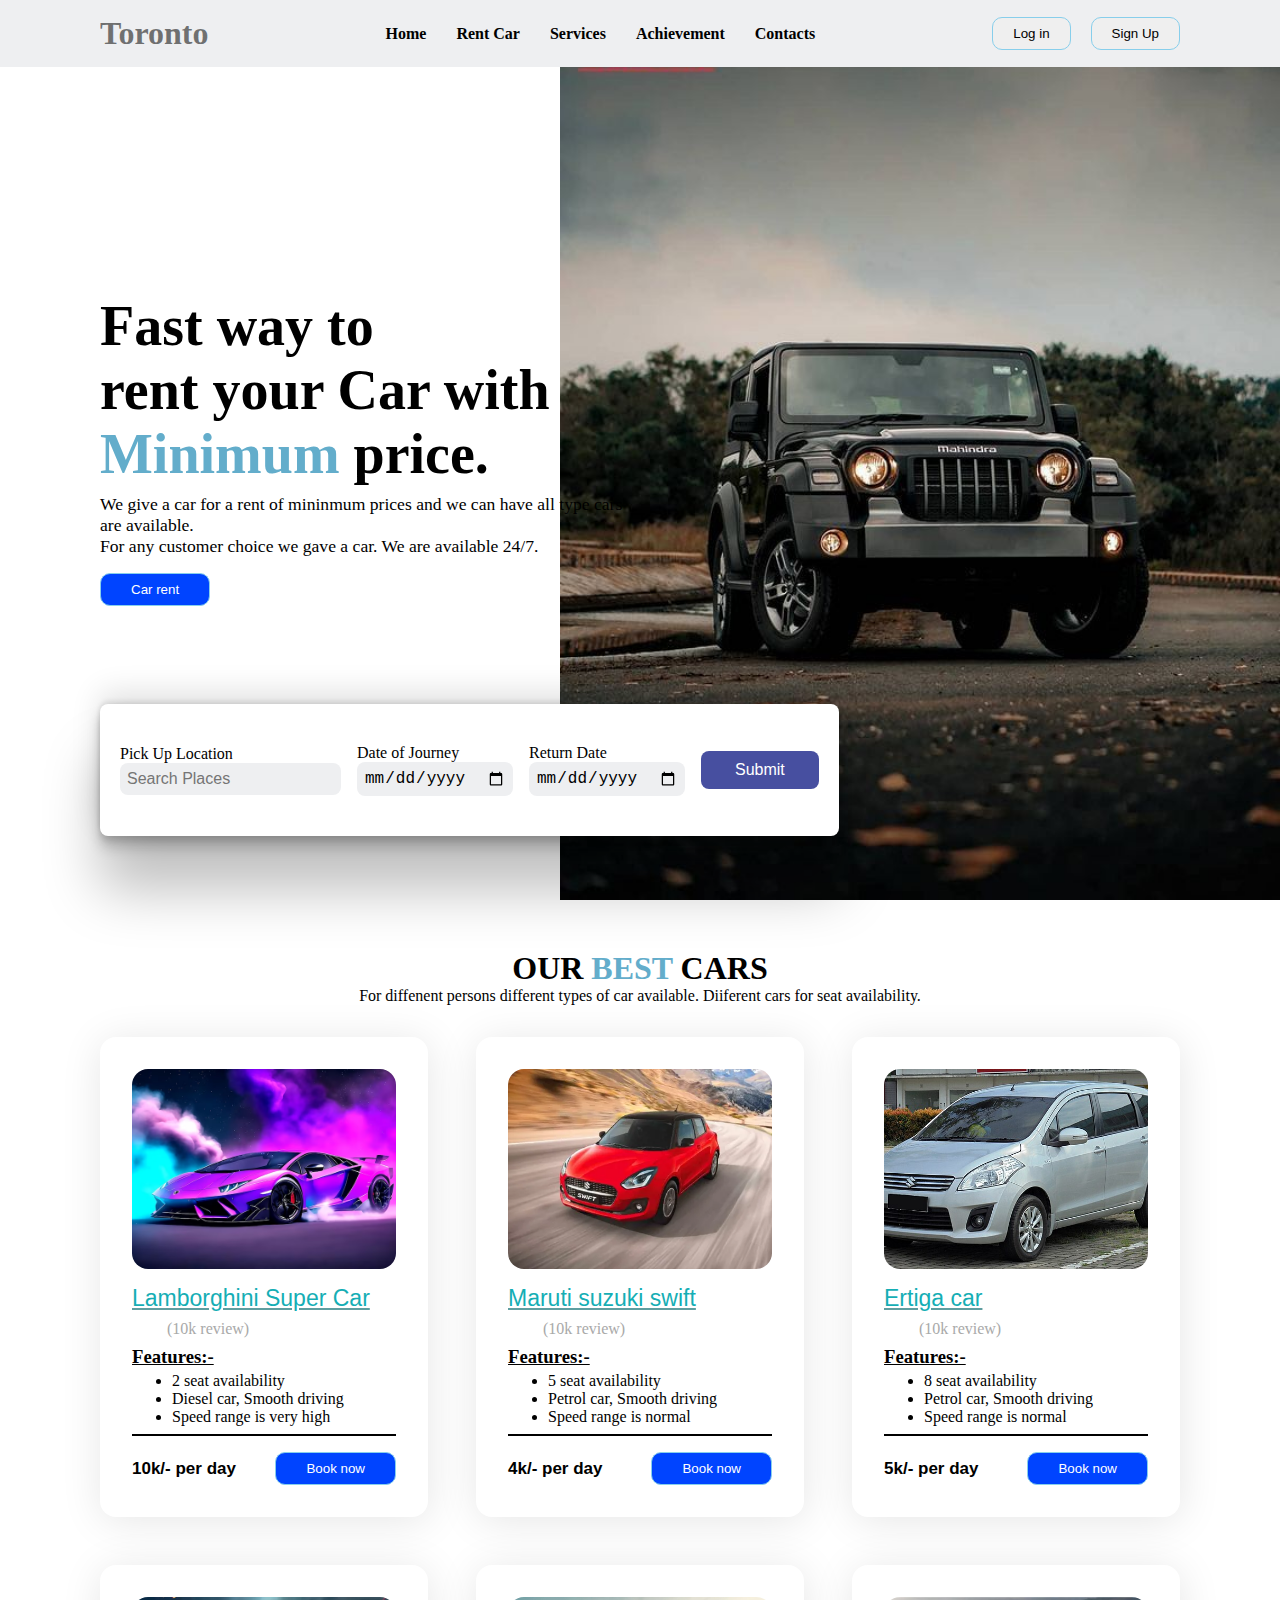
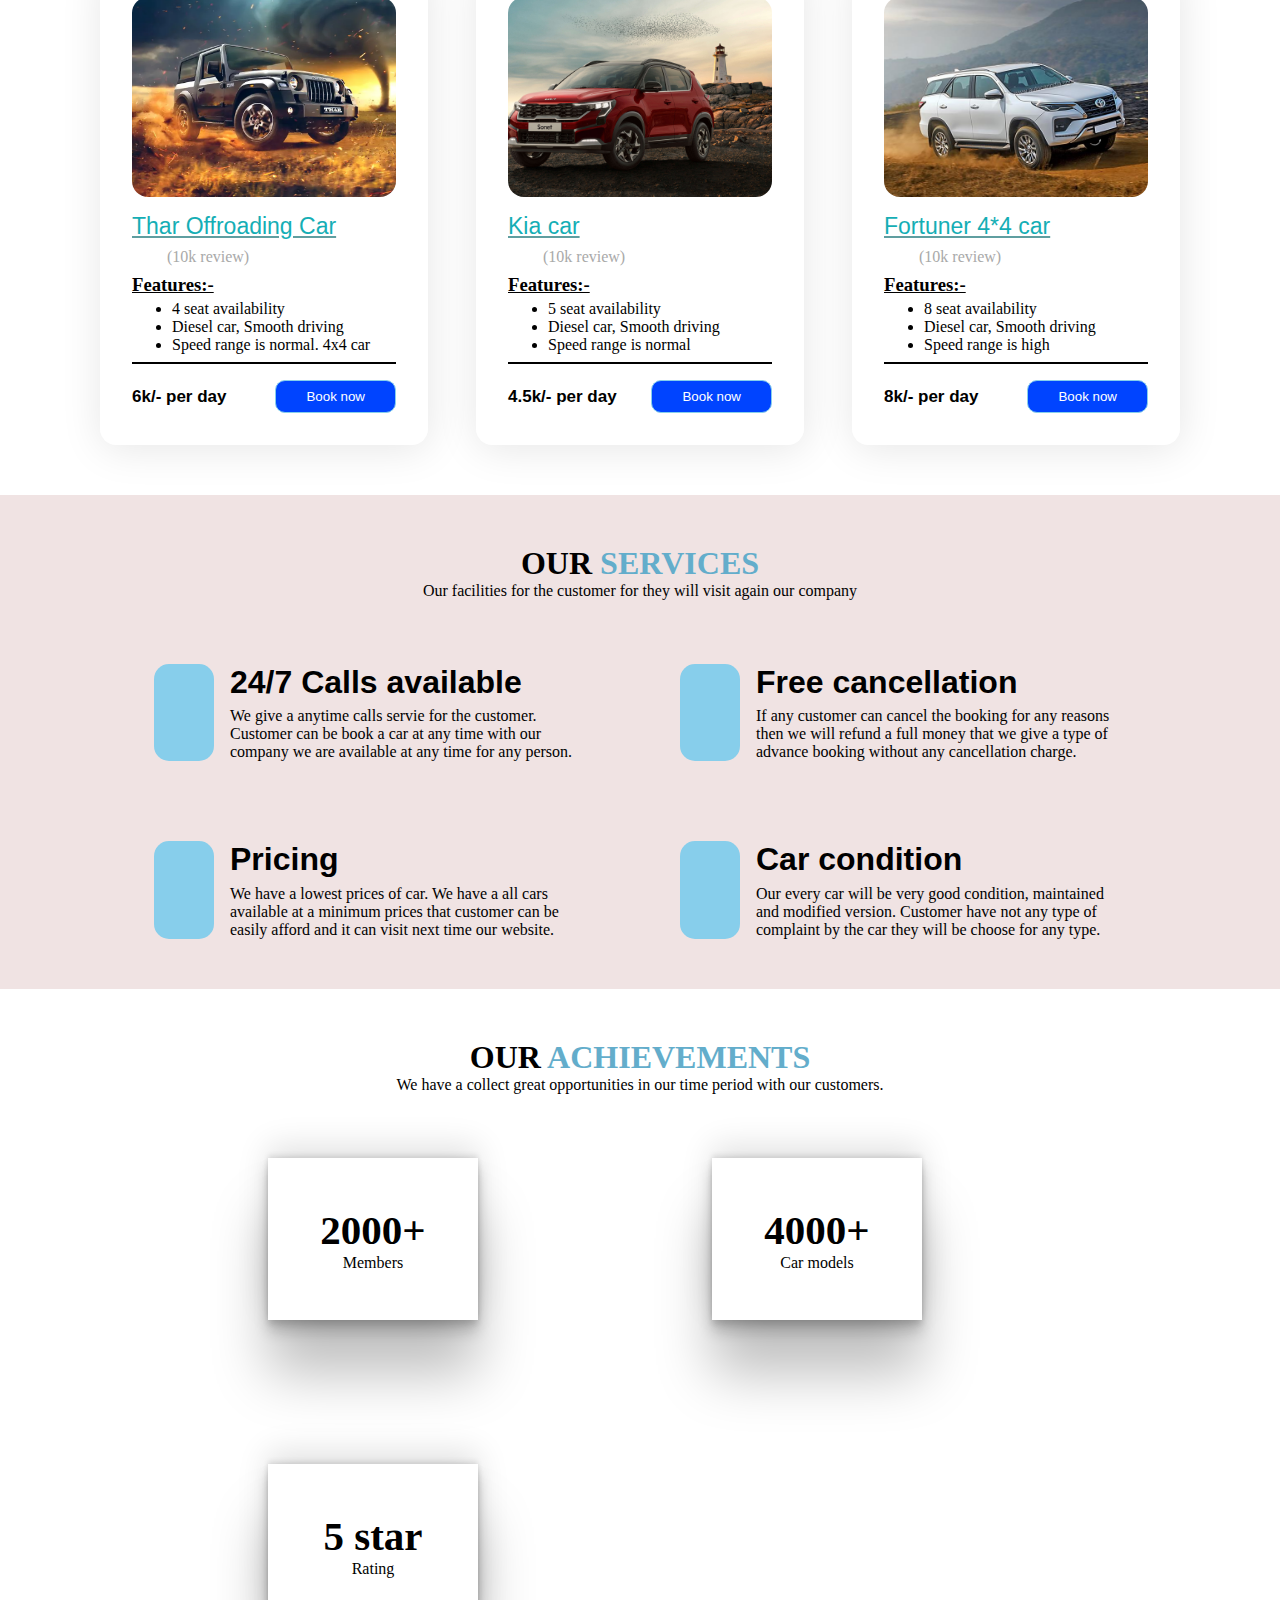
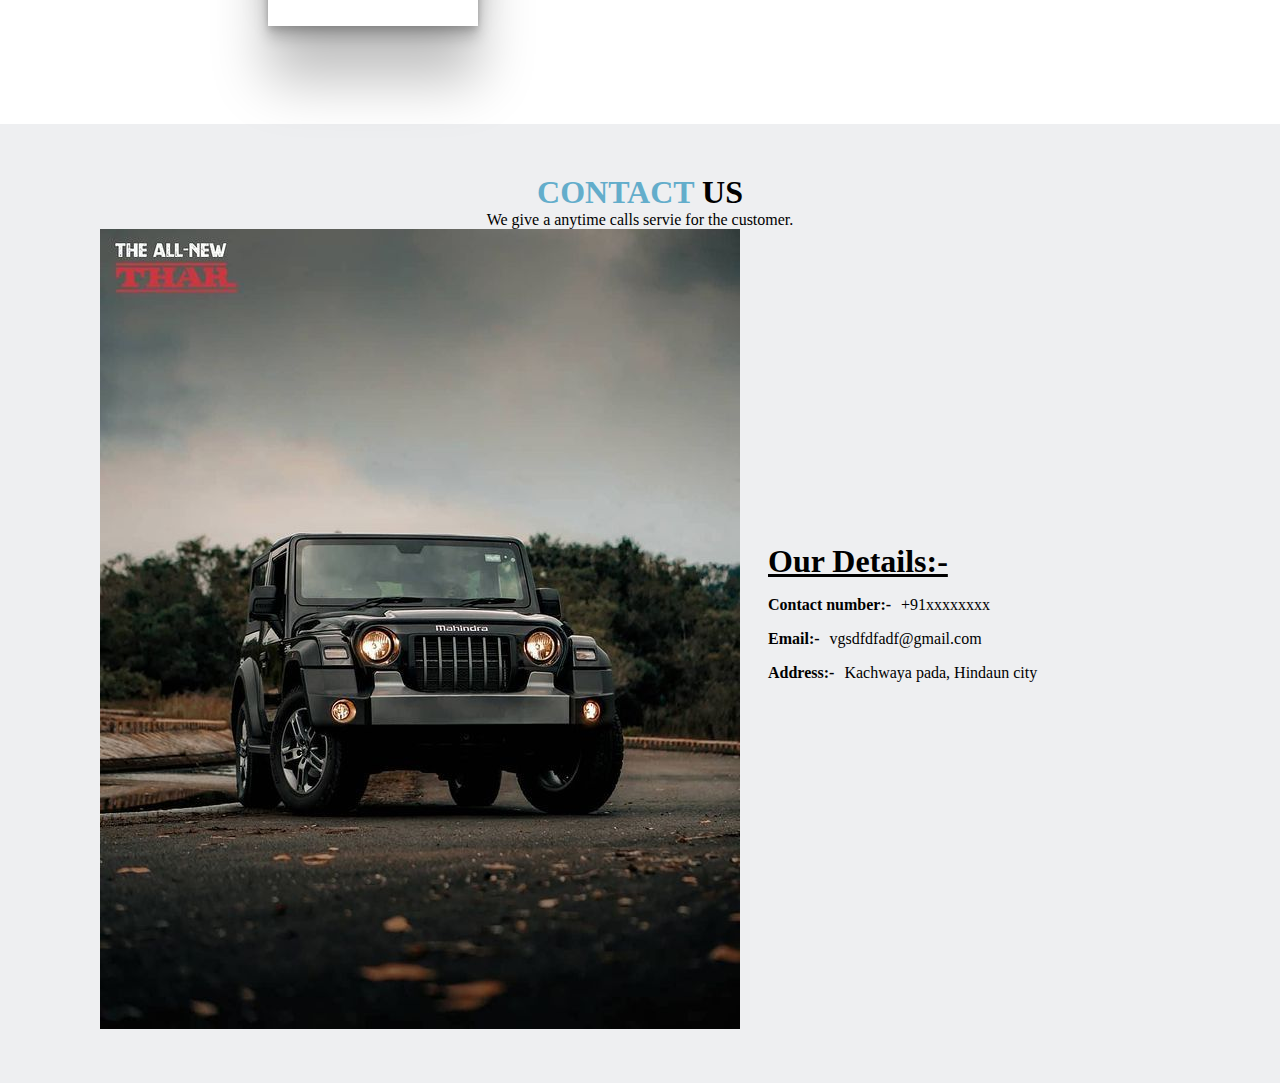
<file: landing-page/index.html>
<!DOCTYPE html>
<html lang="en">
<head>
    <meta charset="UTF-8">
    <meta name="viewport" content="width=device-width, initial-scale=1.0">
    <title>Landinga Page</title>
    <link rel="stylesheet" href="style.css">

    <link rel="stylesheet"
     href="https://cdn.jsdelivr.net/npm/boxicons@latest/css/boxicons.min.css">
     <link rel="stylesheet" href="https://cdnjs.cloudflare.com/ajax/libs/font-awesome/6.5.1/css/all.min.css"
     integrity="sha512-DTOQO9RWCH3ppGqcWaEA1BIZOC6xxalwEsw9c2QQeAIftl+Vegovlnee1c9QX4TctnWMn13TZye+giMm8e2LwA=="
      crossorigin="anonymous" referrerpolicy="no-referrer">
</head>
<body>
    <!-- Header -->
     <header>
        <p class="company">Toronto</p>
        <div class="bx bx-menu" id="menu-icon"></div>
            <ul class="navbar">
                <li><a href="#home">Home</a></li>
                <li><a href="#rent">Rent Car</a></li>
                <li><a href="#services">Services</a></li>
                <li><a href="#achieve">Achievement</a></li>
                <li><a href="#contacts">Contacts</a></li>
            </ul>
            <div class="buttons">
                <button class="log">Log in</button>
                <button class="log sign">Sign Up</button>
            </div>
     </header>

     <!-- Home -->
     <section class="home" id="home">
        <div class="text">
            <h1>Fast way to<br> rent your Car with <span style="color: rgb(99, 173, 203);">Minimum</span> price.</h1>
            <p>We give a car for a rent of mininmum prices and we can have all type cars are available.<br>
                For any customer choice we gave a car. We are available 24/7.
            </p>
            <button class="logs">Car rent</button>
        </div> 

        <div class="form-container">
            <form action="">
                <div class="input-box">
                    <span>Pick Up Location</span>
                    <input type="search" placeholder="Search Places">
                </div>

                <div class="input-box">
                    <span>Date of Journey</span>
                    <input type="date">
                </div>

                <div class="input-box">
                    <span>Return Date</span>
                    <input type="date">
                </div>
                <input type="submit" value="Submit" class="btn">
            </form>
        </div>
     </section>

     <!-- Rent Cars -->
     <section class="rent" id="rent">
        <div class="heading">
            <h1 class="best">Our <span style="color: rgb(99, 173, 203);">best</span> Cars</h1>
            <p class="persons">For diffenent persons different types of car available. Diiferent cars for seat availability.</p>
        </div>

        <div class="service-container">
            <div class="box">
                <div class="box-img">
                    <img src="images/lambo.avif" alt="">
                </div>
                <h4>Lamborghini Super Car</h4>
                        <div class="star">
                            <i class="fa-solid fa-star"></i>
                            <i class="fa-solid fa-star"></i>
                            <i class="fa-solid fa-star"></i>
                            <i class="fa-solid fa-star"></i>
                            <i class="fa-solid fa-star-half-stroke"></i>
                            <p style="color: darkgray; margin-left: 10px;">(10k review)</p>
                        </div>
                        <div class="feature">
                            <h3>Features:-</h3>
                            <ul class="rare">
                                <li>2 seat availability</li>
                                <li>Diesel car, Smooth driving</li>
                                <li>Speed range is very high</li>
                            </ul>
                        </div>
                        <hr style="height: 0px; width: 100%; border: 1px solid black;" />
                        <div class="price">
                            <p>10k/- per day</p>
                            <button class="logs">Book now</button>
                        </div>
            </div>

            <div class="box">
                <div class="box-img">
                    <img src="images/maruti.webp" alt="">
                </div>
                <h4>Maruti suzuki swift</h4>
                <div class="star">
                    <i class="fa-solid fa-star"></i>
                    <i class="fa-solid fa-star"></i>
                    <i class="fa-solid fa-star"></i>
                    <i class="fa-solid fa-star"></i>
                    <i class="fa-solid fa-star-half-stroke"></i>
                    <p style="color: darkgray; margin-left: 10px;">(10k review)</p>
                </div>
                <div class="feature">
                    <h3>Features:-</h3>
                    <ul class="rare">
                        <li>5 seat availability</li>
                        <li>Petrol car, Smooth driving</li>
                        <li>Speed range is normal</li>
                    </ul>
                </div>
                <hr style="height: 0px; width: 100%; border: 1px solid black;" />
                <div class="price">
                    <p>4k/- per day</p>
                    <button class="logs">Book now</button>
                </div>
            </div>

            <div class="box">
                <div class="box-img">
                    <img src="images/ertiga.jpg" alt="">
                </div>
                <h4>Ertiga car</h4>
                <div class="star">
                    <i class="fa-solid fa-star"></i>
                    <i class="fa-solid fa-star"></i>
                    <i class="fa-solid fa-star"></i>
                    <i class="fa-solid fa-star"></i>
                    <i class="fa-solid fa-star-half-stroke"></i>
                    <p style="color: darkgray; margin-left: 10px;">(10k review)</p>
                </div>
                <div class="feature">
                    <h3>Features:-</h3>
                    <ul class="rare">
                        <li>8 seat availability</li>
                        <li>Petrol car, Smooth driving</li>
                        <li>Speed range is normal</li>
                    </ul>
                </div>
                <hr style="height: 0px; width: 100%; border: 1px solid black;" />
                <div class="price">
                    <p>5k/- per day</p>
                    <button class="logs">Book now</button>
                </div>
            </div>

            <div class="box">
                <div class="box-img">
                    <img src="images/thar.webp" alt="">
                </div>
                <h4>Thar Offroading Car</h4>
                <div class="star">
                    <i class="fa-solid fa-star"></i>
                    <i class="fa-solid fa-star"></i>
                    <i class="fa-solid fa-star"></i>
                    <i class="fa-solid fa-star"></i>
                    <i class="fa-solid fa-star-half-stroke"></i>
                    <p style="color: darkgray; margin-left: 10px;">(10k review)</p>
                </div>
                <div class="feature">
                    <h3>Features:-</h3>
                    <ul class="rare">
                        <li>4 seat availability</li>
                        <li>Diesel car, Smooth driving</li>
                        <li>Speed range is normal. 4x4 car</li>
                    </ul>
                </div>
                <hr style="height: 0px; width: 100%; border: 1px solid black;" />
                <div class="price">
                    <p>6k/- per day</p>
                    <button class="logs">Book now</button>
                </div>
            </div>

            <div class="box">
                <div class="box-img">
                    <img src="images/kia.jpg" alt="">
                </div>
                <h4>Kia car</h4>
                <div class="star">
                    <i class="fa-solid fa-star"></i>
                    <i class="fa-solid fa-star"></i>
                    <i class="fa-solid fa-star"></i>
                    <i class="fa-solid fa-star"></i>
                    <i class="fa-solid fa-star-half-stroke"></i>
                    <p style="color: darkgray; margin-left: 10px;">(10k review)</p>
                </div>
                <div class="feature">
                    <h3>Features:-</h3>
                    <ul class="rare">
                        <li>5 seat availability</li>
                        <li>Diesel car, Smooth driving</li>
                        <li>Speed range is normal</li>
                    </ul>
                </div>
                <hr style="height: 0px; width: 100%; border: 1px solid black;" />
                <div class="price">
                    <p>4.5k/- per day</p>
                    <button class="logs">Book now</button>
                </div>
            </div>

            <div class="box">
                <div class="box-img">
                    <img src="images/fortuner.jpg" alt="">
                </div>
                <h4>Fortuner 4*4 car</h4>
                <div class="star">
                    <i class="fa-solid fa-star"></i>
                    <i class="fa-solid fa-star"></i>
                    <i class="fa-solid fa-star"></i>
                    <i class="fa-solid fa-star"></i>
                    <i class="fa-solid fa-star-half-stroke"></i>
                    <p style="color: darkgray; margin-left: 10px;">(10k review)</p>
                </div>
                <div class="feature">
                    <h3>Features:-</h3>
                    <ul class="rare">
                        <li>8 seat availability</li>
                        <li>Diesel car, Smooth driving</li>
                        <li>Speed range is high</li>
                    </ul>
                </div>
                <hr style="height: 0px; width: 100%; border: 1px solid black;" />
                <div class="price">
                    <p>8k/- per day</p>
                    <button class="logs">Book now</button>
                </div>
            </div>

        </div>
     </section>

     <!-- Services -->
      <section class="services" id="services">
        <div class="heading">
            <h1>Our <span style="color: rgb(99, 173, 203);">Services</span></h1>
            <p>Our facilities for the customer for they will visit again our company</p>
        </div>

        <div class="service-facility">

            <div class="calls">
                <i class="fa-solid fa-phone-volume"></i>
                <div class="support">
                    <h1>24/7 Calls available</h1>
                    <p>We give a anytime calls servie for the customer. Customer can be book a car at any time with our company
                     we are available at any time for any person.</p>
                </div>
            </div>

            <div class="calls">
                <i class="fa-solid fa-xmark"></i>
                <div class="support">
                    <h1>Free cancellation</h1>
                    <p>If any customer can cancel the booking for any reasons then we will refund a full money that we give a
                     type of advance booking without any cancellation charge.</p>
                </div>
            </div>

            <div class="calls">
                <i class="fa-solid fa-flag"></i>
                <div class="support">
                    <h1>Pricing</h1>
                    <p>We have a lowest prices of car. We have a all cars available at a minimum prices that customer can be easily afford
                     and it can visit next time our website.</p>
                </div>
            </div>

            <div class="calls">
                <i class="fa-solid fa-car"></i>
                <div class="support">
                    <h1>Car condition</h1>
                    <p>Our every car will be very good condition, maintained and modified version. Customer have not any type of complaint by the car
                     they will be choose for any type.</p>
                </div>
            </div>

        </div>

      </section>

      <!-- Achievements -->
       <section class="achieve" id="achieve">

        <div class="heading">
            <h1>Our <span style="color: rgb(99, 173, 203);">Achievements</span></h1>
            <p>We have a collect great opportunities in our time period with our customers.</p>
        </div>

        <div class="boxes">
            <div class="boxes1">
                <p class="txt1">2000+</p>
                <p class="access">Members</p>
            </div>
            <div class="boxes2">
                <p class="txt1">4000+</p>
                <p class="access">Car models</p>
            </div>
            <div class="boxes3">
                <p class="txt1">5 star</p>
                <p class="access">Rating</p>
            </div>
        </div>

       </section>

       <!-- Contacts -->
       <section class="contacts" id="contacts">
        <div class="heading">
            <h1><span style="color: rgb(99, 173, 203);">Contact</span> Us</h1>
            <p>We give a anytime calls servie for the customer.</p>
        </div>

        <div class="contact-container">
            <div class="img-container">
                <img src="./images/race.jpg" alt="">
            </div>

            <div class="contact-text-2">

                    <h1 style="text-decoration: underline;">Our Details:-</h1>
                    <div class="mail">
                         <label>Contact number:- </label>
                         <p>+91xxxxxxxx</p>
                    </div>

                    <div class="mail">
                        <label>Email:- </label>
                        <p>vgsdfdfadf@gmail.com</p>
                    </div>
                    <div class="mail">
                        <label>Address:- </label>
                        <p>Kachwaya pada, Hindaun city</p>
                    </div>
                    <div class="logo">
                        <i class="fa-brands fa-facebook"></i>
                        <i class="fa-brands fa-instagram"></i>
                        <i class="fa-brands fa-twitter"></i>
                    </div>

            </div>
        </div>
       </section>
    
    <script src="index.js"></script>
</body>
</html>
</file>
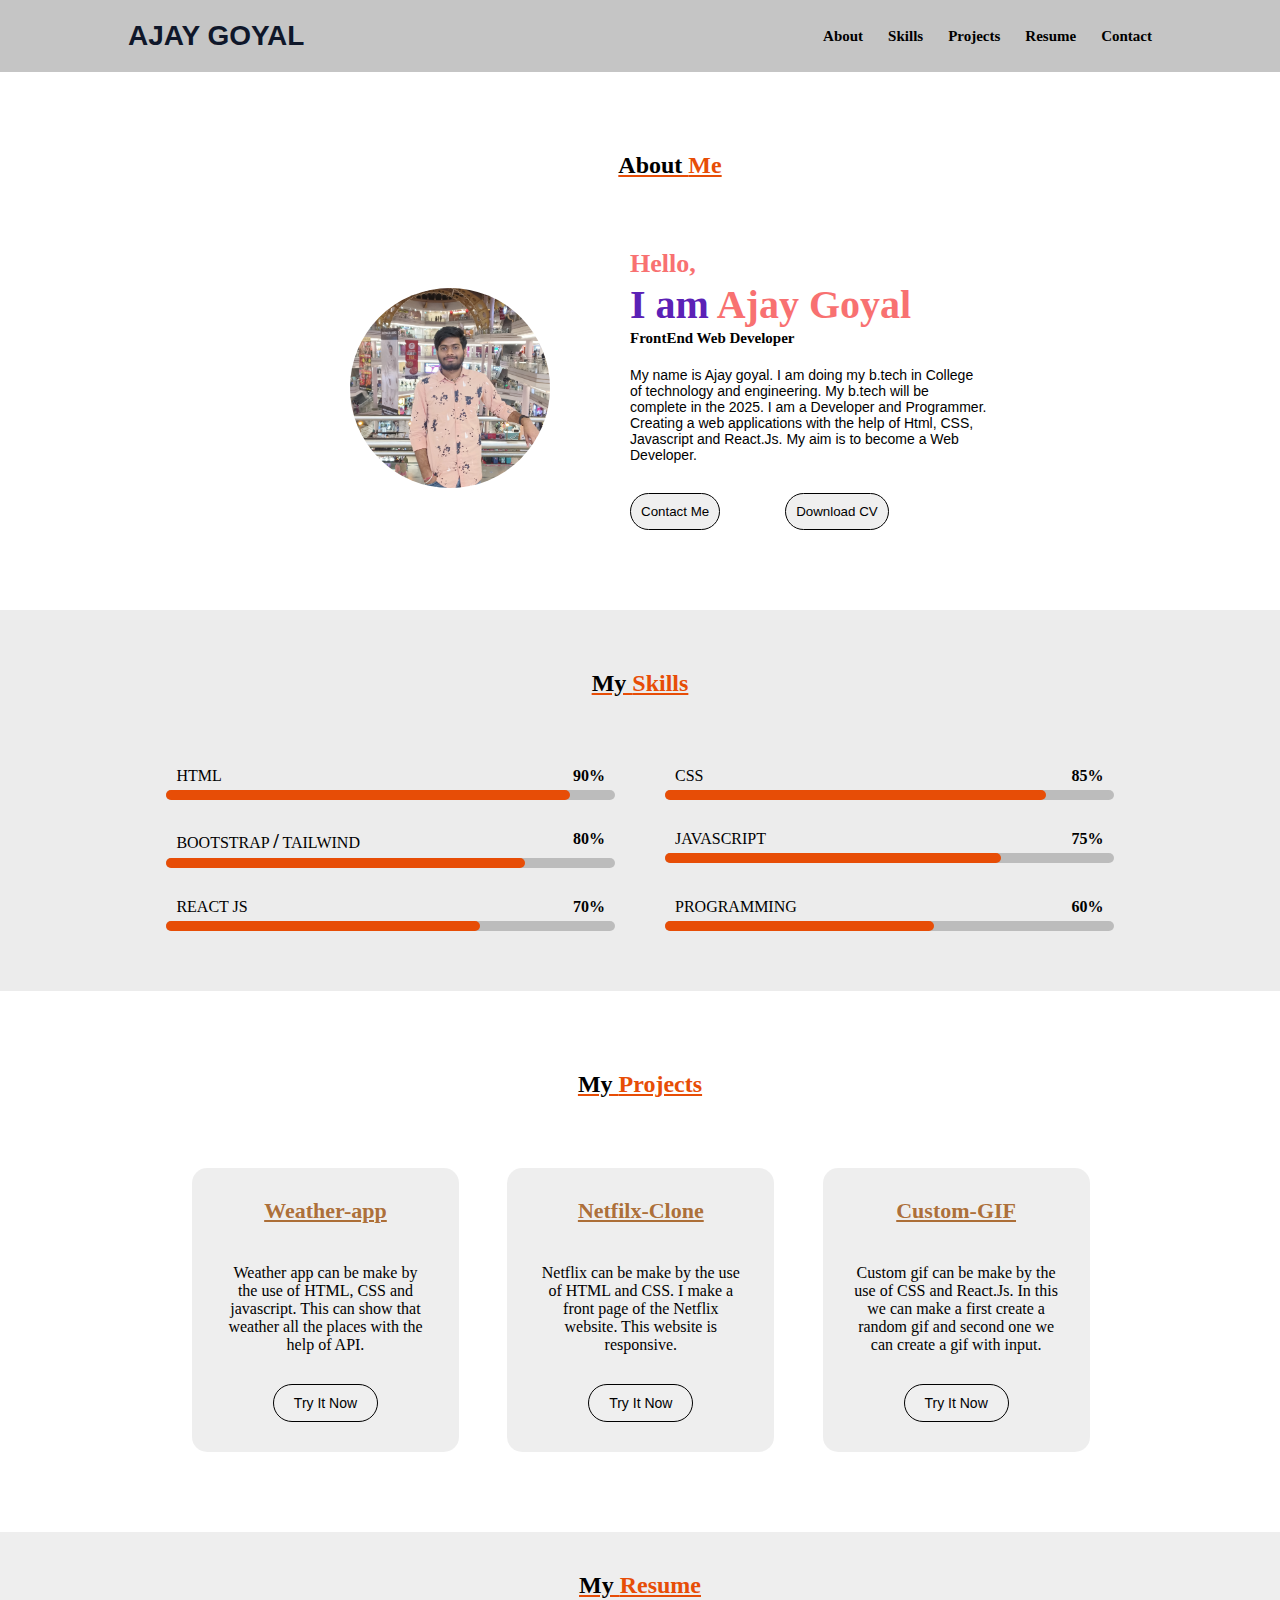
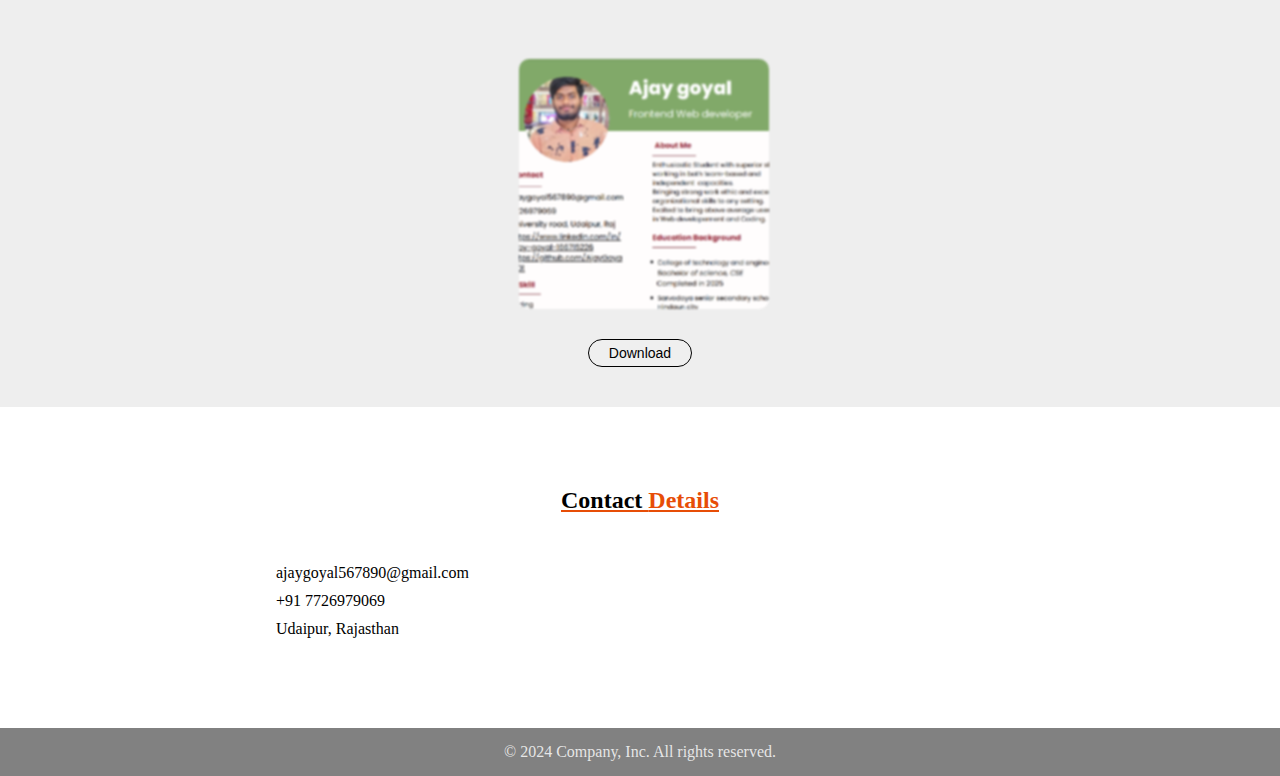
<file: portfolio/index.html>
<!DOCTYPE html>
<html lang="en">
<head>
    <meta charset="UTF-8">
    <meta name="viewport" content="width=device-width, initial-scale=1.0">
    <title>Portfolio</title>
    <link href="style.css" rel="stylesheet">
    <link rel="stylesheet" href="https://cdnjs.cloudflare.com/ajax/libs/font-awesome/6.5.2/css/all.min.css" integrity="sha512-SnH5WK+bZxgPHs44uWIX+LLJAJ9/2PkPKZ5QiAj6Ta86w+fsb2TkcmfRyVX3pBnMFcV7oQPJkl9QevSCWr3W6A==" crossorigin="anonymous" referrerpolicy="no-referrer" />
</head>
<body>
    <div>

        <!-- Navbar -->
        <div class="page">
            <header class="head">
                <p class="logo">Ajay Goyal</p>
                <nav class="nav">
                    <a href="#About"><li class="nav-item">About</li></a>
                    <a href="#Skills"><li class="nav-item">Skills</li></a>
                    <a href="#Projects"><li class="nav-item">Projects</li></a>
                    <a href="#Resume"><li class="nav-item">Resume</li></a>
                    <a href="#Contac"><li class="nav-item">Contact</li></a>
                </nav>
            </header>
        </div>

        <!-- about section -->
        <div class="about-me">
            <div class="section-1">
                <div>
                    <h2 class="page-1">About <span>Me</span></h2>
                </div>
                <div class="line"></div>
            </div>
            <div class="about">
                <div>
                    <img class="photo" src="./per.jpeg" alt="mister"/>
                </div>
    
                <div class="section">
                    <div class="space">
                        <h2 class="hello">Hello,</h2>
                        <p class="name">I am <span style="color: rgb(248 113 113);">Ajay Goyal</span></p>
                        <p class="location">FrontEnd Web Developer</p>
                    </div>
    
                    <div>
                        <p class="intro">My name is Ajay goyal. I am doing my b.tech in College of technology and engineering.
                            My b.tech will be complete in the 2025. I am a Developer and Programmer.
                            Creating a web applications with the help of Html, CSS, Javascript and React.Js.
                             My aim is to become a Web Developer.</p>
                    </div>
    
                    <div class="buttons">
                        <button class="me">Contact Me</button>
                        <a href="Ajay goyal.pdf" download=""><button class="me"> Download CV</button></a>
                    </div>
                    
                </div>
            </div>
        </div>  
      
        <!-- skill section -->
        <section class="skill-container" id="Skills">
            <div class="header skill-head">
                <h2>My <span>Skills</span></h2>
            </div>
            <div class="skill-main">
                <div class="skill-bar">
                    <div class="info">
                        <p>HTML</p>
                        <p class="percent">90%</p>
                    </div>
                    <div class="bar">
                        <span class="html"></span>
                    </div>
                </div>

                <div class="skill-bar">
                    <div class="info">
                        <p>CSS</p>
                        <p class="percent">85%</p>
                    </div>
                    <div class="bar">
                        <span class="css"></span>
                    </div>
                </div>

                <div class="skill-bar">
                    <div class="info">
                        <p>BOOTSTRAP <span style="font-weight: bolder; font-size: 20px;">/</span> TAILWIND</p>
                        <p class="percent">80%</p>
                    </div>
                    <div class="bar">
                        <span class="bootstrap"></span>
                    </div>
                </div>

                <div class="skill-bar">
                    <div class="info">
                        <p>JAVASCRIPT</p>
                        <p class="percent">75%</p>
                    </div>
                    <div class="bar">
                        <span class="js"></span>
                    </div>
                </div>

                <div class="skill-bar">
                    <div class="info">
                        <p>REACT JS</p>
                        <p class="percent">70%</p>
                    </div>
                    <div class="bar">
                        <span class="react"></span>
                    </div>
                </div>

                <div class="skill-bar">
                    <div class="info">
                        <p>PROGRAMMING</p>
                        <p class="percent">60%</p>
                    </div>
                    <div class="bar">
                        <span class="program"></span>
                    </div>
                </div>
            </div>
        </section>

        <!-- project section -->
         <section class="project" id="Projects">
            <div>
                <h2 class="tops">My <span>Projects</span></h2>
            </div>
            <div class="card">
                <div class="cards">
                    <p class="title">Weather-app</p>
                    <p class="description">Weather app can be make by the use of HTML, CSS and javascript.
                       This can show that weather all the places with the help of API.</p>
                    <a href="https://github.com/AjayGoyal001/weather-app.git"><button>Try It Now</button></a>
                </div>

                <div class="cards">
                    <p class="title">Netfilx-Clone</p>
                    <p class="description">Netflix can be make by the use of HTML and CSS.
                       I make a front page of the Netflix website. This website is responsive.</p>
                    <a href="https://github.com/AjayGoyal001/Netflix-clone.git"><button>Try It Now</button></a>
                </div>

                <div class="cards">
                    <p class="title">Custom-GIF</p>
                    <p class="description">Custom gif can be make by the use of CSS and React.Js.
                       In this we can make a first create a random gif and second one we can create a gif with input.</p>
                    <a href="https://github.com/AjayGoyal001/custom-gif.git"><button>Try It Now</button></a>
                </div>

            </div>
         </section>

         <!-- resume -->
         <section class="resume" id="Resume">
            <div class="spex">
                <h2>My <span>Resume</span></h2>
            </div>
            <div class="pdf">
                <img class="png" src="./resume.png" alt="resume">
                <a href="Ajay goyal.pdf" download><button class="down">Download</button></a>
            </div>
         </section>

         <!-- contact page -->
          <section class="contact" id="Contac">
            <div class="details">
                <h2>Contact <span>Details</span></h2>
            </div>
            <div class="links">
                <div class="fix">
                    <div class="solid">
                        <i class="fa-solid fa-envelope" style="font-size: 14px; margin-top: 3px;"></i>
                        <p>ajaygoyal567890@gmail.com</p>
                    </div>
    
                    <div class="solid">
                        <i class="fa-solid fa-phone" style="font-size: 14px; margin-top: 2px;"></i>
                        <p>+91 7726979069</p>
                    </div>
    
                    <div class="solid">
                        <i class="fa-solid fa-location-dot" style="font-size: 14px; margin-top: 3px;"></i>
                        <p>Udaipur, Rajasthan</p>
                    </div>
                </div>

                <div class="brands">
                    <div class="icons">
                        <a href="https://www.instagram.com/goyal_ajay_001/"><i class="fa-brands fa-instagram"></i></a>
                        <a href="https://www.linkedin.com/in/ajay-goyal-166715226"><i class="fa-brands fa-linkedin" style="color: #1053c6;"></i> </a>
                        <a href="https://github.com/AjayGoyal001"><i class="fa-brands fa-github"></i></a>
                        <a href="https://twitter.com/AjayGoy43124867"><i class="fa-brands fa-x-twitter"></i></a>                   
                    </div>
                </div>

            </div>
          </section>

          <!-- footer -->
           <footer class="foot">
                <p class="company">© 2024 Company, Inc. All rights reserved.</p>
           </footer>

    </div>
    
</body>
</html>
</file>
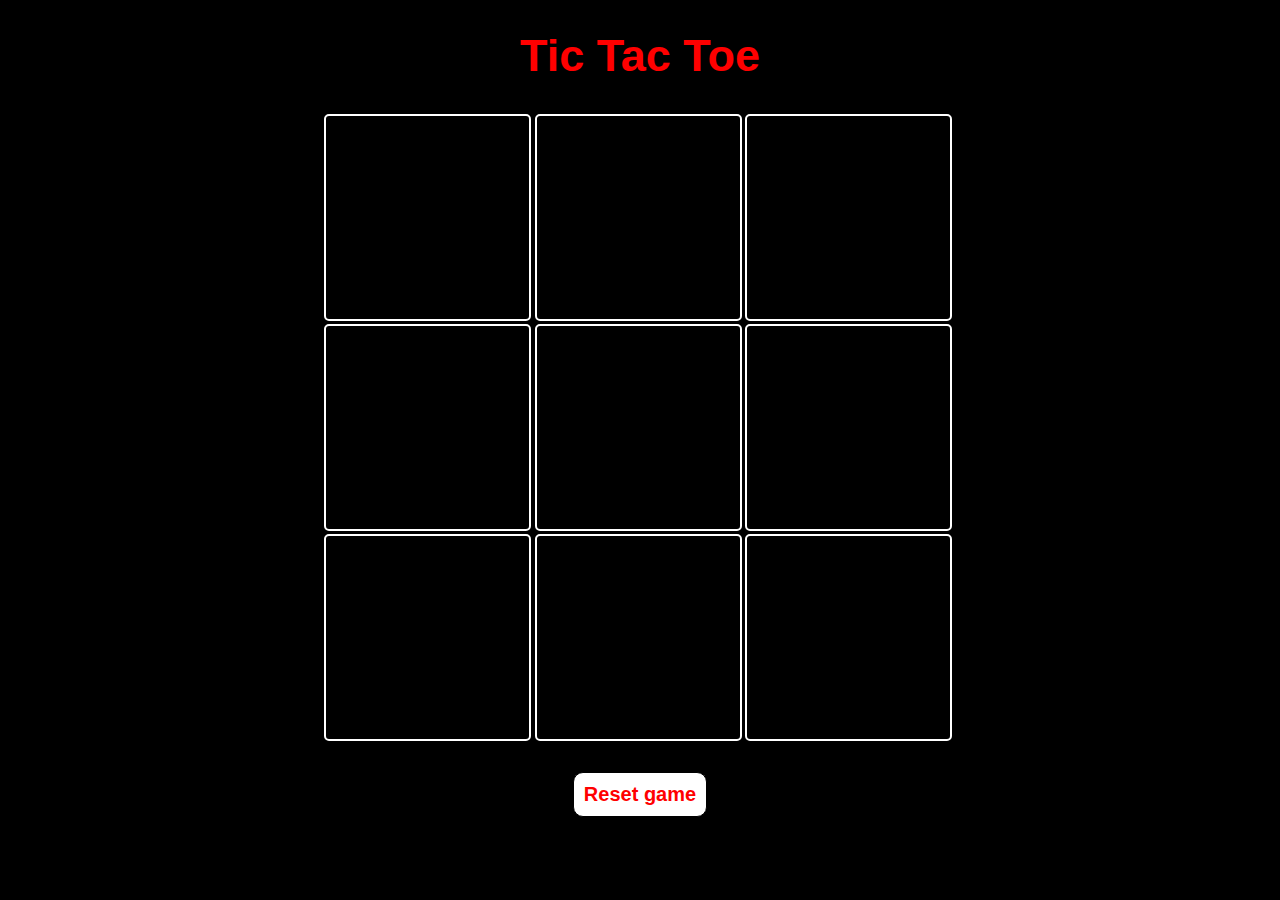
<file: Tic-Tac_toe/index.html>
<!DOCTYPE html>
<html lang="en">
<head>
    <meta charset="UTF-8">
    <meta name="viewport" content="width=device-width, initial-scale=1.0">
    <title>Document</title>
    <link href="style.css" rel="stylesheet">
</head>
<body>
    <div class="msg-reference hide">
        <p class="win">Winner</p>
        <button class="new-btn">New Game</button>
    </div>
    <main>
        <h1>Tic Tac Toe</h1>
        <div class="container">
            <div class="game">
                <button class="box"></button>
                <button class="box"></button>
                <button class="box"></button>
                <button class="box"></button>
                <button class="box"></button>
                <button class="box"></button>
                <button class="box"></button>
                <button class="box"></button>
                <button class="box"></button>
            </div>
        </div>
        <button class="reset-btn">Reset game</button>
    </main>
    

    <script src="index.js"></script>
</body>
</html>
</file>
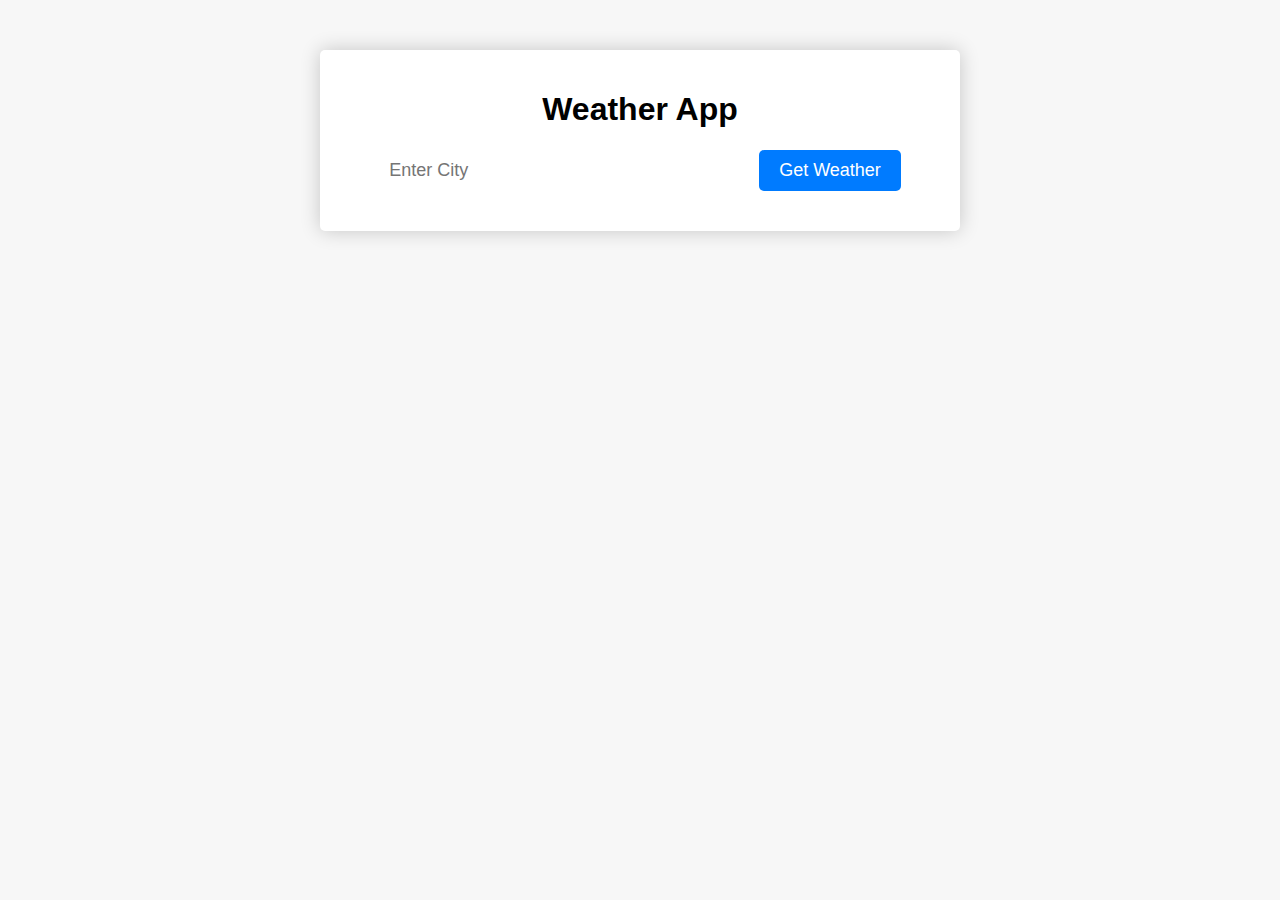
<file: weather-app/index.html>
<!DOCTYPE html>
<html lang="en">
  <head>
    <meta charset="UTF-8" />
    <meta http-equiv="X-UA-Compatible" content="IE=edge" />
    <meta name="viewport" content="width=device-width, initial-scale=1.0" />
    <title>Weather App</title>
    <link rel="stylesheet" href="style.css" />
  </head>
  <body>
    <div class="container">
      <h1>Weather App</h1>
      <form>
        <input type="text" id="city-input" placeholder="Enter City" />
        <input type="submit" value="Get Weather" />
      </form>
      <div id="weather-data">
        <div class="icon"></div>
        <div class="temperature"></div>
        <div class="description"></div>
        <div class="details">
          <!-- <div>Feels like: 23°C</div>
          <div>Humidity: 40%</div>
          <div>Wind speed: 5 m/s</div> -->
        </div>
      </div>
    </div>
    <script src="index.js"></script>
  </body>
</html>
</file>
<file: landing-page/style.css>
*{
    margin: 0;
    padding: 0;
    box-sizing: border-box;
    scroll-behavior: smooth;
}

header{
    position: fixed;
    width: 100%;
    top: 0;
    right: 0;
    z-index: 1000;
    display: flex;
    align-items: center;
    justify-content: space-between;
    padding: 15px 100px;
    background: #eeeff1;
    /* background-color: white; */
}

.company{
    font-family: "Martel_Sans variant3", Tofu;
    font-weight: 700;
    color: rgba(0, 0, 0, 0.545);
    font-size: 2rem;
  }

.navbar{
    display: flex;
}

.navbar li{
    list-style: none;
    position: relative;
}

.navbar a{
    font-size: 1rem;
    padding: 10px 15px;
    font-weight: 600;
    color: black;
    text-decoration: none;
}

.navbar a::after{
    content: '';
    width: 0;
    height: 1.5px;
    position: absolute;
    bottom: -4px;
    left: 0;
    transition: 0.5s;
    background-color: gray;
}

.navbar a:hover::after{
    width: 100%;
}

#menu-icon{
    font-size: 24px;
    cursor: pointer;
    z-index: 10001;
    display: none;
}

.buttons{
    display: flex;
    gap: 20px;
}

.log{
    padding: 8px 20px;
    border-radius: 10px;
    border: 1px solid skyblue;
    cursor: pointer;
}

.log:hover{
    background-color: skyblue;
}

section{
    padding: 50px 100px;
}

.home{
    width: 100%;
    min-height: 100vh;
    position: relative;
    background: url(images/race.jpg);
    background-repeat: no-repeat;
    background-position: center right;
    background-size: contain;
    display: grid;
    align-items: center;
    grid-template-columns: repeat(2, 1fr);
    /* background-color: #eeeff1; */
}

.text h1{
    font-size: 3.5rem;
}

.text p{
    margin: 0.5rem 0 1rem;
    font-size: 1.1rem;
}

.logs{
    padding: 8px 30px;
    border-radius: 10px;
    background-color: rgb(0, 68, 255);
    border: 1px solid rgb(135, 207, 235);
    cursor: pointer;
    color: white;
}

.logs:hover{
    background-color: #474fa0;
}

.form-container form{
    display: flex;
    flex-wrap: wrap;
    align-items: center;
    gap: 1rem;
    position: absolute;
    bottom: 4rem;
    left: 100px;
    background: #fff;
    box-shadow: rgba(0, 0, 0, 0.25) 0px 54px 55px, rgba(0, 0, 0, 0.12) 0px -12px 30px, rgba(0, 0, 0, 0.12) 0px 4px 6px, rgba(0, 0, 0, 0.17) 0px 12px 13px, rgba(0, 0, 0, 0.09) 0px -3px 5px;
    padding: 40px 20px;
    border-radius: 0.5rem;
}

.input-box{
    display: flex;
    flex: 1 1 7rem;
    flex-direction: column;
}

.input-box span{
    font-weight: 500;
}

.input-box input{
    padding: 7px;
    outline: none;
    border: none;
    background: #eeeff1;
    border-radius: 0.5rem;
    font-size: 1rem;
}

.btn{
    flex: 1 1 7rem;
    padding: 10px 34px;
    border: none;
    border-radius: 0.5rem;
    background: #474fa0;
    color: #fff;
    font-size: 1rem;
    font-weight: 500;
    cursor: pointer;
}

.btn:hover{
    background-color: skyblue;
}

.heading{
    text-align: center;
}

.heading h1{
    font-weight: 600;
    text-transform: uppercase;
    font-size: 2rem;
}

.service-container{
    display: grid;
    grid-template-columns: repeat(auto-fit, minmax(300px, auto));
    gap: 3rem;
    margin-top: 2rem;
}

.service-container .box{
    padding: 2rem;
    border-radius: 1rem;
    box-shadow: 1px 4px 41px rgba(0, 0, 0, 0.1);
}

.box-img{
    width: 100%;
    height: 200px;
    margin-bottom: 1rem;
}

.box-img img{
    width: 100%;
    height: 100%;
    border-radius: 1rem;
    object-fit: cover;
    object-position: center;
}

.box h4{
    font-size: 23px;
    font-family: "Netflix Sans", "Helvetica Neue", "Segoe UI", Roboto, Ubuntu, sans-serif;
    font-weight: 400;
    margin-top: 10px;
    color: #15AEB5;
    text-decoration: underline;
    text-decoration-color: cadetblue;
    margin-bottom: 0.5rem;
}

.star{
    display: flex;
    align-items: center;
    gap: 5px;
    margin-bottom: 0.5rem;
}

.fa-star, .fa-star-half-stroke{
    color: orange;
}

.feature h3{
    text-decoration: underline;
    margin-bottom: 0.25rem;
}

.rare{
    margin-left: 40px;
    font-weight: 540;
    margin-bottom: 0.5rem;
}

.price{
    display: flex;
    align-items: center;
    justify-content: space-between;
    margin-top: 1rem;
}

.price p{
    font-size: 17px;
    font-weight: bolder;
    font-family: "Netflix Sans", "Helvetica Neue", "Segoe UI", Roboto, Ubuntu, sans-serif;
}

.services{
    background-color: rgb(240, 227, 227);
}

.service-facility{
    display: grid;
    grid-template-columns: repeat(auto-fit, minmax(400px, auto));
    gap: 5rem;
    margin-top: 4rem;
    margin-left: auto;
    margin-right: auto;
    max-width: 90%;
}

.calls{
    display: flex;
    gap: 1rem;
}

.fa-phone-volume, .fa-xmark, .fa-car, .fa-flag{
    font-size: 40px;
    background-color: skyblue;
    padding: 30px;
    border-radius: 15px;
}

.support h1{
    margin-bottom: 0.4rem;
    font-weight: bolder;
    font-family: "Netflix Sans", "Helvetica Neue", "Segoe UI", Roboto, Ubuntu, sans-serif;
}

.boxes{
    display: grid;
    grid-template-columns: repeat(auto-fit, minmax(300px, auto));
    gap: 9rem;
    margin-top: 4rem;
    align-items: center;
    justify-content: center;
}

.boxes1, .boxes2, .boxes3{
    background-color: white;
    padding: 3rem 1rem;
    width: 70%;
    display: flex;
    flex-direction: column;
    align-items: center;
    justify-content: center;
    box-shadow: rgba(0, 0, 0, 0.25) 0px 54px 55px, rgba(0, 0, 0, 0.12) 0px -12px 30px, rgba(0, 0, 0, 0.12) 0px 4px 6px, rgba(0, 0, 0, 0.17) 0px 12px 13px, rgba(0, 0, 0, 0.09) 0px -3px 5px;

}

.txt1{
    font-size: 41px;
    font-weight: bolder;
}

.contacts{
    margin-top: 3rem;
    background-color: #eeeff1;
}

.contact-container{
    display: grid;
    grid-template-columns: repeat(auto-fit, minmax(400px, auto));
    gap: 1rem;
    align-items: center;
}

.contact-text-2{
    display: flex;
    flex-direction: column;
    gap: 1rem;
}


.mail{
    display: flex;
    gap: 10px;
}

.mail label{
    font-weight: 600;
}

.logo{
    display: flex;
    gap: 2rem;
    margin-top: 5%;
    font-size: 20px;
}

@media (max-width: 1011px){
    header{
        padding: 18px 40px;
    }

    section{
        padding: 50px 40px;
    }

}

@media (max-width: 1000px){
    .home{
        background-position: right;
        background-image: none;
    }

    
}


@media (max-width: 850px){
    #menu-icon{
        display: initial;
    }

    .sign{
        display: none;
    }

    .text h1{
        font-size: 2.5rem;
    }

    .home{
        grid-template-columns: 1fr;
    }

    .form-container form{
        position: unset;
    }

    header .navbar{
        position: absolute;
        top: -500px;
        left: 0;
        right: 0;
        display: flex;
        flex-direction: column;
        background: #fff;
        box-shadow: 0 4px 4px rgba(0, 0, 0, 0.01);
        transition: 0.2s ease;
        text-align: left;
    }

    .navbar.active{
        top: 100%;
    }

    .navbar a{
        padding: 1rem;
        border-left: 2px solid #e478e4;
        margin: 1rem;
        display: block;
    }

    .navbar a:hover{
        color: #fff;
        background: #e478e4;
        border: none;
    }

    .navbar a::after{
        display: none;
    }

}

@media (max-width: 690px)
{
    header{
        justify-content: space-around;
    }

    *{
        width: 100%;
    }

    .fa-solid{
        text-align: center;
        max-width: 20%;
    }

    .service-facility{
        max-width: 100%;
    }
}
</file>
<file: portfolio/style.css>
*{
    margin: 0;
    padding: 0;
}

.head{
    display: flex;
    margin-left: auto;
    margin-right: auto;
    padding: 20px 0;
    max-width: 80%;
    justify-content: space-between;
    align-items: center;
}

.logo{
    font-size: 28px;
    font-weight: 700;
    color: rgb(15 23 42);
    text-transform: uppercase;
    font-family: Verdana, Geneva, Tahoma, sans-serif;
}

.nav{
    display: flex;
    gap: 25px;
    cursor: pointer;
}

.nav a{
    text-decoration: none;
}

li{
    list-style: none;
}

.nav-item{
    font-size: 15px;
    color: black;
    font-weight: 600;
    position: relative;
}

.nav-item::after{
    content: '';
    height: 1.5px;
    width: 0;
    background: #e74d06;
    position: absolute;
    left: 0;
    bottom: -1px;
    transition: 0.3s ease-in;
}

.nav-item:hover::after{
    width: 100%;
}

.about-me{
    margin-top: 80px; 
}

.section-1{
    margin-left: 50px;
}

.page{
    background-color: rgba(0, 0, 0, 0.227);
}

.page-1{
    margin-left: 10px;
    font-weight: 700;
    margin-bottom: 70px;
    text-align: center;
    text-decoration: underline #e74d06;
}

.page-1 span{
    color: #e74d06;
}

.about{
    display: flex;
    margin-left: auto;
    margin-right: auto;
    max-width: 80%;
    /* justify-content: space-between; */
    align-items: center;
    justify-content: center;
    gap: 80px;
    margin-left: 350px;
}

.photo{
    width: 200px;
    border-radius: 50%;
    height: 200px;
    object-fit: cover;
}

.section{
    display: flex;
    flex-direction: column;
    gap: 20px;
}

.space{
    display: flex;
    flex-direction: column;
    gap: 2px;
}

.name{
    color: rgb(91 33 182);
    font-family: "Playwrite CO", cursive;
    font-size: 40px;
    font-weight: 600;
}

.location{
    font-size: 15px;
    font-weight: bold;
    font-family: "Playwrite CO", cursive;
}

.intro{
    max-width: 55%;
    font-size: 14px;
    font-family: "Mulish", sans-serif;
    font-optical-sizing: auto;
    font-weight: 400;
    font-style: normal;
}

.buttons{
    margin-top: 10px;
    display: flex;
    gap: 10%;
}

.me{
    padding: 10px;
    border-radius: 20px;
    cursor: pointer;
    border: 1px solid black;
}

.me:hover{
    background-color: rgb(51 65 85);
    color: white;
    border: none;
}

.hello{
    font-size: 26px;
    color: rgb(248 113 113);
    font-weight: bold;
}

.skill-container{
    margin-left: auto;
    margin-right: auto;
    max-width: 100%;
    height: auto;
    padding: 60px 13%;
    margin-top: 80px;
    background-color: rgba(0, 0, 0, 0.075);
}

.header{
    width: 100%;
    margin-bottom: 70px;
    text-align: center;
    text-decoration: underline #e74d06;
}

.header h2 span{
    color: #e74d06;
}

.skill-main{
    width: 100%;
    display: grid;
    grid-template-columns: repeat(2, 1fr);
    grid-column-gap: 50px;
    grid-row-gap: 30px;
}

.info{
    display: flex;
    justify-content: space-between;
    padding: 0 10px;
}

.bar{
    width: 100%;
    height: 10px;
    position: relative;
    background-color: rgba(0, 0, 0, 0.199);
    border-radius: 25px;
    margin-top: 5px;
}

.bar span{
    width: 50%;
    height: 100%;
    position: absolute;
    background-color: #e74d06;
    border-radius: 25px;
}

.percent{
    font-weight: bold;
}

.bar .html{
    width: 90%;
    animation: html 3s;
}

@keyframes html{
    0%{
        width: 0;
    }
    100%{
        width: 90%;
    }
}

.bar .css{
    width: 85%;
    animation: css 3s;
}

@keyframes css{
    0%{
        width: 0;
    }
    100%{
        width: 85%;
    }
}

.bar .bootstrap{
    width: 80%;
    animation: bootstrap 3s;
}

@keyframes bootstrap{
    0%{
        width: 0;
    }
    100%{
        width: 80%;
    }
}

.bar .js{
    width: 75%;
    animation: js 3s;
}

@keyframes js{
    0%{
        width: 0;
    }
    100%{
        width: 75%;
    }
}

.bar .react{
    width: 70%;
    animation: react 3s;
}

@keyframes react{
    0%{
        width: 0;
    }
    100%{
        width: 70%;
    }
}

.bar .program{
    width: 60%;
    animation: program 3s;
}

@keyframes program{
    0%{
        width: 0;
    }
    100%{
        width: 60%;
    }
}

.project{
    margin-left: auto;
    margin-right: auto;
    height: auto;
    max-width: 70%;
    margin-top: 80px;
}

.tops{
    /* font-size: 30px; */
    text-align: center;
    font-weight: 700;
    text-decoration: underline #e74d06;
    margin-bottom: 70px;
}

.tops span{
    color: #e74d06;
}

.card{
    display: grid;
    grid-template-columns: repeat(3, 1fr);
    grid-column-gap: 50px;
}

.cards{
    background-color: rgba(0, 0, 0, 0.068);
    padding: 30px;
    border-radius: 15px;
    width: 78%;
    text-align: center;
}

.title{
    font-size: 22px;
    text-align: center;
    font-weight: bold;
    text-decoration: underline;
    margin-bottom: 40px;
    color: #a9682ff5;
}

.description{
    width: 100%;
    font-size: 16px;
}

.cards button{
    margin-top: 30px;
    padding: 10px 20px;
    border-radius: 25px;
    cursor: pointer;
    font-size: 14px;
    border: 1px solid black;
}

.cards button:hover{
    background-color: #a92f39a5;
    color: white;
    border: none;
}

.resume{
    margin-top: 80px;
    margin-left: auto;
    margin-right: auto;
    max-width: 100%;
    padding: 40px;
    text-align: center;
    background-color: rgba(0, 0, 0, 0.066);
}

.spex{
    text-decoration: underline #e74d06;
    margin-bottom: 60px;
}

.spex span{
    color: #e74d06;
}

.pdf{
    display: flex;
    flex-direction: column;
    gap: 20px;
    justify-content: center;
    align-items: center;
}

.png{
    height: 250px;
    width: 250px;
    object-fit: cover;
    border-radius: 10px;
    margin-left: 7px;
    filter: blur(1px);
}

.down{
    margin-top: 10px;
    padding: 5px 20px;
    border-radius: 20px;
    font-size: 14px;
    border: 1px solid black;
    cursor: pointer;
}

.down:hover{
    background-color: rgb(185, 54, 54);
    color: white;
}

.fa-brands.fa-instagram {
    color: transparent;
    background: radial-gradient(circle at 30% 107%, #fdf497 0%, #fdf497 5%, #fd5949 45%, #d6249f 60%, #285AEB 90%);
    background: -webkit-radial-gradient(circle at 30% 107%, #fdf497 0%, #fdf497 5%, #fd5949 45%, #d6249f 60%, #285AEB 90%);
    background-clip: text;
    -webkit-background-clip: text;
}

.contact{
    width: 60%;
    margin-left: auto;
    margin-right: auto;
    margin-top: 80px;
}

.details{
    text-align: center;
    text-decoration: underline #e74d06;
    margin-bottom: 50px;
}

.details h2 span{
    color: #e74d06;
}

.links{
    display: flex;
    flex-direction: column;
    gap: 20px;
}

.solid{
    display: flex;
    gap: 20px;
}

.fix{
    display: flex;
    flex-direction: column;
    gap: 10px;
}

.other{
    font-size: 16px;
    font-weight: 600; 
    text-decoration: underline;      
}

.other span{
    color: #e74d06;
}

.brands{
    display: flex;
    flex-direction: column;
    gap: 10px;
}

.icons{
    display: flex;
    gap: 30px;
    font-size: 24px;
    cursor: pointer;
}

.foot{
    width: 100%;
    margin-top: 70px;
    background-color: rgba(0, 0, 0, 0.496);
    color: rgba(255, 255, 255, 0.812);
    padding: 15px 0;
    text-align: center;
}
</file>
<file: Tic-Tac_toe/style.css>
body{
    background-color: black;
    text-align: center;

}

h1{
    font-size: 45px;
    color: red;
    font-family: "Netflix Sans", "Helvetica Neue", "Segoe UI", Roboto, Ubuntu, sans-serif;
    font-weight: 900;
}

.container{
    height: 80vm;
    width: 90vm;
    display: flex;
    text-align: center;
    justify-content: center;
}

.game
{
    height: 70vmin;
    width: 80vmin;
    display: flex;
    flex-wrap: wrap;
    align-items: center;
    justify-content: center;
}

.box{
    height: 23vmin;
    width: 23vmin;
    background-color: transparent;
    border-radius: 5px;
    display: flex;
    flex-wrap: wrap;
    align-items: center;
    justify-content: center;
    margin-right: 0.4vmin;
    font-size: 15vmin;
    color: hsl(0, 0%, 100%);
    border: 2px solid white;
}

.reset-btn{
    margin-top: 30px;
    padding: 10px;
    font-size: 20px;
    gap: 12px;
    border: 1px solid black;
    border-radius: 10px;
    cursor: pointer;
    background-color: white;
    color: red;
    font-weight: bolder;
}

.new-btn
{
    margin-top: 30px;
    padding: 10px;
    font-size: 20px;
    gap: 12px;
    border: 1px solid black;
    border-radius: 10px;
    cursor: pointer;
    background-color: white;
    color: red;
    font-weight: bolder;
}

.win{
    color: red;
    font-size: 5vmin;
    margin: 0;
}

.hide{
    display: none;
}
</file>
<file: weather-app/style.css>
body {
  margin: 0;
  font-family: "Montserrat", sans-serif;
  background-color: #f7f7f7;
}

.container {
  background-color: #fff;
  box-shadow: 0 0 20px rgba(0, 0, 0, 0.2);
  margin: 0 auto;
  margin-top: 50px;
  text-align: center;
  max-width: 600px;
  border-radius: 5px;
  padding: 20px;
}

form {
  display: flex;
  justify-content: center;
  align-items: center;
  margin-bottom: 20px;
}

form input[type="text"] {
  padding: 10px;
  border: none;
  outline: none;
  font-size: 18px;
  width: 60%;
}

form input[type="submit"] {
  background-color: #007bff;
  color: #fff;
  border: none;
  padding: 10px 20px;
  border-radius: 5px;
  font-size: 18px;
  cursor: pointer;
  outline: none;
  transition: background-color 0.3s ease;
}

form input[type="submit"]:hover {
  background-color: #0062cc;
}

.icon img {
  width: 100px;
  height: 100px;
  background-size: contain;
  background-repeat: no-repeat;
  background-position: center center;
}

.temperature {
  font-size: 48px;
  font-weight: bold;
  margin: 20px 0;
}

.description{
    font-size: 24px;
    margin-bottom: 20px;
}

.details{
    display: flex;
    justify-content: center;
    align-items: center;
    flex-wrap: wrap;
}

.details > div{
    padding: 20px;
    background-color: #f1f1f1;
    margin: 10px;
    flex: 1;
    border-radius: 5px;
    text-align: center;
    min-height: 45px;
}

@media (max-width: 768px){
    form {
        flex-direction: column;
    }

    form input[type="text"]{
        width: 100%;
        margin-bottom: 10px;
    }
}
</file>
